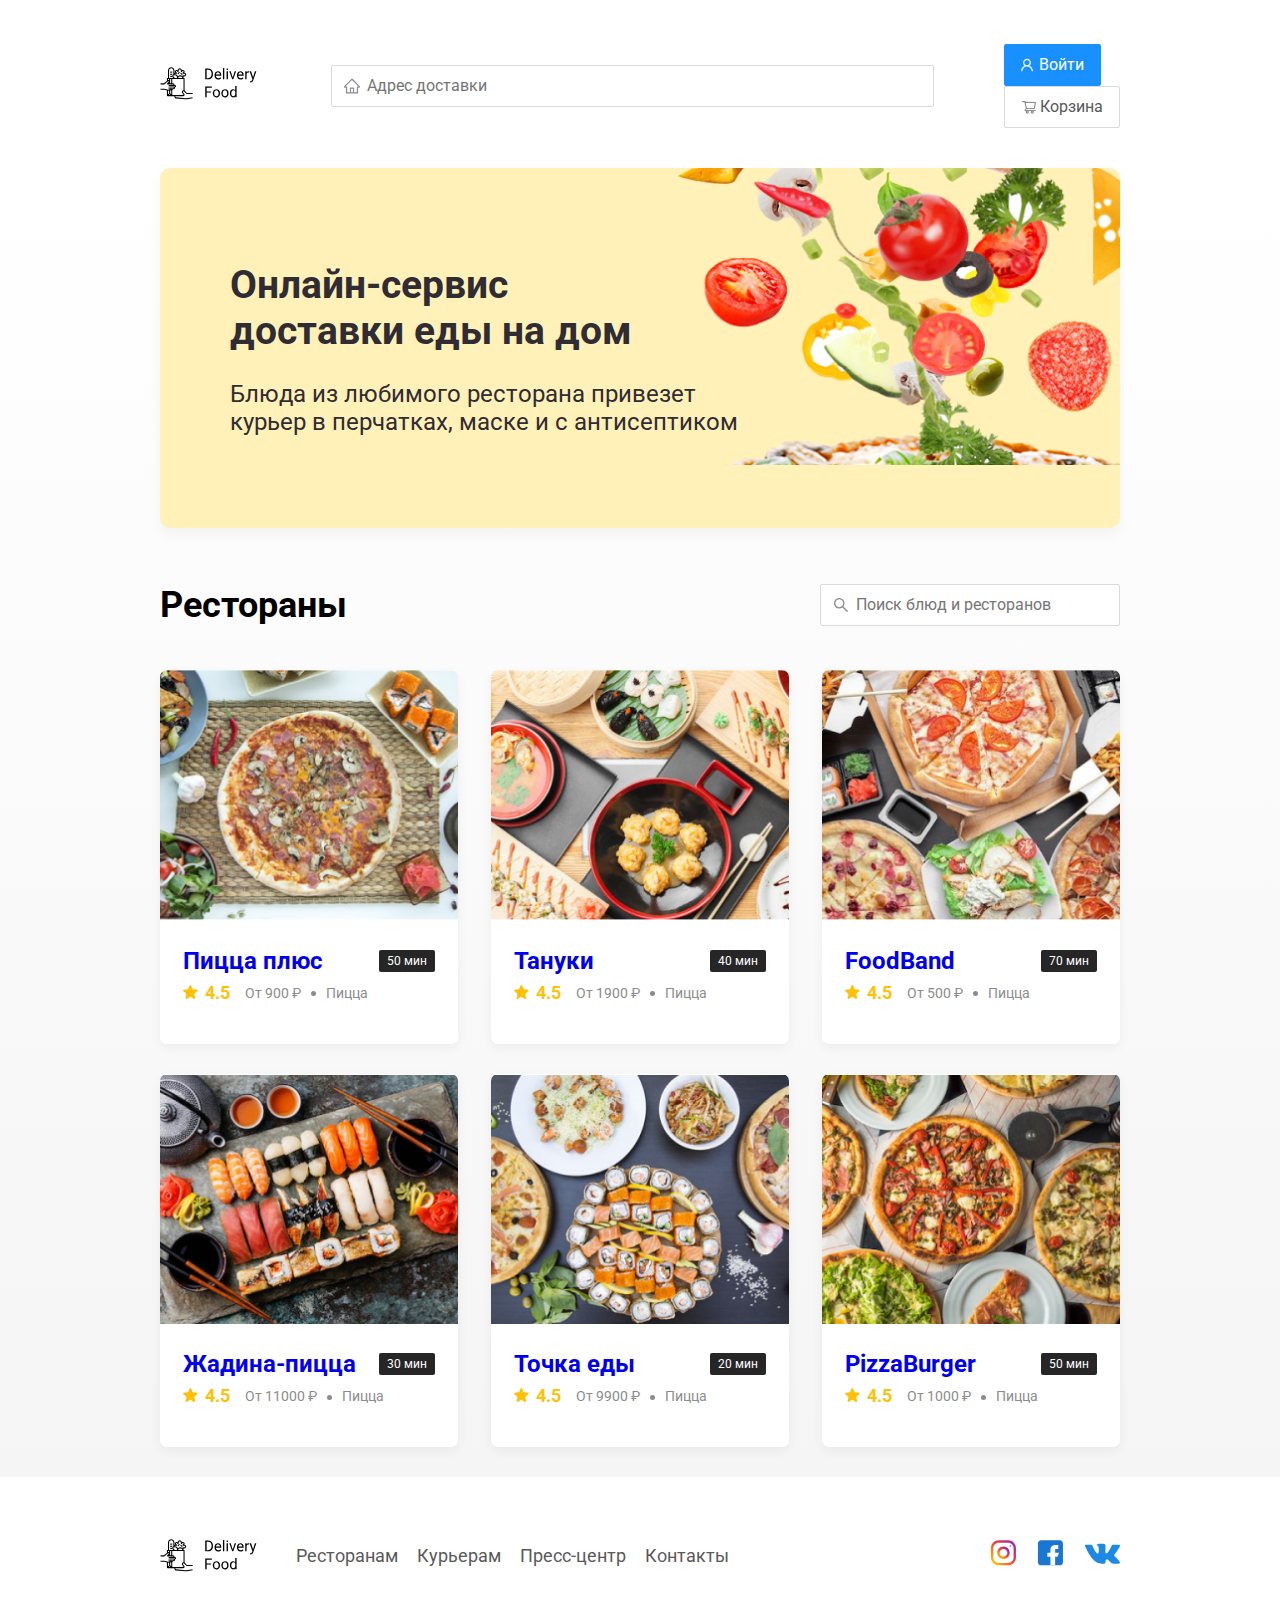
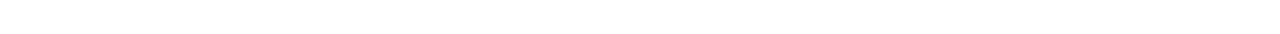
<file: index.html>
<!DOCTYPE html>
<html lang="ru">
  <head>
    <meta charset="UTF-8" />
    <meta name="viewport" content="width=device-width, initial-scale=1.0" />
    <title>Delivery Food - доставка еды</title>
    <link
      href="https://fonts.googleapis.com/css2?family=Roboto:wght@400;700&display=swap"
      rel="stylesheet"
    />
    <link rel="stylesheet" href="css/normalize.css" />
    <link rel="stylesheet" href="https://cdnjs.cloudflare.com/ajax/libs/animate.css/4.1.1/animate.min.css" />
    <link rel="stylesheet" href="css/style.css" />
  </head>
  <body>
    <div class="container">
      <header class="header">
        <a href="index.html" class="logo"
          ><img src="img/logo.svg" alt="logo_DelivaryFood"
        /></a>
        <input
          type="search"
          class="input input-addres"
          placeholder="Адрес доставки"
        />
        <div class="buttons">
          <button class="button button-primary">
            <img src="img/user.svg" alt="user" class="button-icon" />
            <span class="button-text">Войти</span>
          </button>
          <button class="button">
            <img src="img/Bag.svg" alt="cast" class="button-cart" />
            <span class="button-text">Корзина</span>
          </button>
        </div>
      </header>
    </div>
    <!-- /.container -->
    <main class="main">
      <div class="container">
        <section class="promo">
          <h1 class="promo-title">
            Онлайн-сервис <br />
            доставки еды на дом
          </h1>
          <p class="promo-text">
            Блюда из любимого ресторана привезет курьер в перчатках, маске и с
            антисептиком
          </p>
        </section>

        <section class="restauratns">
          <div class="section-heading">
            <h2 class="section-title">Рестораны</h2>
            <input
              type="text"
              class="input input-search"
              placeholder="Поиск блюд и ресторанов"
            />
          </div>
          <div class="cards">
            <a href="restoraunt.html" class="card">
              <img src="img/cards/1.png" alt="img" class="card-img" />
              <div class="card-text">
                <div class="card-heading">
                  <h3 class="card-title">Пицца плюс</h3>
                  <span class="card-tag tag">50 мин</span>
                </div>
                <!-- /.card-heading -->
                <div class="card-info">
                  <div class="rating">
                    <img src="img/star.svg" alt="star" class="rating-star" />4.5
                  </div>
                  <div class="price">От 900 ₽</div>
                  <div class="catedory">Пицца</div>
                </div>
                <!-- /.card-info -->
              </div>
            </a>
            <!-- /.card -->
            <a href="restoraunt.html" class="card">
              <img src="img/cards/2.png" alt="img" class="card-img" />
              <div class="card-text">
                <div class="card-heading">
                  <h3 class="card-title">Тануки</h3>
                  <span class="card-tag tag">40 мин</span>
                </div>
                <!-- /.card-heading -->
                <div class="card-info">
                  <div class="rating">
                    <img src="img/star.svg" alt="star" class="rating-star" />4.5
                  </div>
                  <div class="price">От 1900 ₽</div>
                  <div class="catedory">Пицца</div>
                </div>
                <!-- /.card-info -->
              </div>
            </a>
            <!-- /.card -->
            <a href="restoraunt.html" class="card">
              <img src="img/cards/3.png" alt="img" class="card-img" />
              <div class="card-text">
                <div class="card-heading">
                  <h3 class="card-title">FoodBand</h3>
                  <span class="card-tag tag">70 мин</span>
                </div>
                <!-- /.card-heading -->
                <div class="card-info">
                  <div class="rating">
                    <img src="img/star.svg" alt="star" class="rating-star" />4.5
                  </div>
                  <div class="price">От 500 ₽</div>
                  <div class="catedory">Пицца</div>
                </div>
                <!-- /.card-info -->
              </div>
            </a>
            <!-- /.card -->
            <a href="restoraunt.html" class="card">
              <img src="img/cards/4.png" alt="img" class="card-img" />
              <div class="card-text">
                <div class="card-heading">
                  <h3 class="card-title">Жадина-пицца</h3>
                  <span class="card-tag tag">30 мин</span>
                </div>
                <!-- /.card-heading -->
                <div class="card-info">
                  <div class="rating">
                    <img src="img/star.svg" alt="star" class="rating-star" />4.5
                  </div>
                  <div class="price">От 11000 ₽</div>
                  <div class="catedory">Пицца</div>
                </div>
                <!-- /.card-info -->
              </div>
            </a>
            <!-- /.card -->
            <a href="restoraunt.html" class="card">
              <img src="img/cards/5.png" alt="img" class="card-img" />
              <div class="card-text">
                <div class="card-heading">
                  <h3 class="card-title">Точка еды</h3>
                  <span class="card-tag tag">20 мин</span>
                </div>
                <!-- /.card-heading -->
                <div class="card-info">
                  <div class="rating">
                    <img src="img/star.svg" alt="star" class="rating-star" />4.5
                  </div>
                  <div class="price">От 9900 ₽</div>
                  <div class="catedory">Пицца</div>
                </div>
                <!-- /.card-info -->
              </div>
            </a>
            <!-- /.card -->
            <a href="restoraunt.html" class="card">
              <img src="img/cards/6.png" alt="img" class="card-img" />
              <div class="card-text">
                <div class="card-heading">
                  <h3 class="card-title">PizzaBurger</h3>
                  <span class="card-tag tag">50 мин</span>
                </div>
                <!-- /.card-heading -->
                <div class="card-info">
                  <div class="rating">
                    <img src="img/star.svg" alt="star" class="rating-star" />4.5
                  </div>
                  <div class="price">От 1000 ₽</div>
                  <div class="catedory">Пицца</div>
                </div>
                <!-- /.card-info -->
              </div>
            </a>
            <!-- /.card -->
          </div>
          <!-- /.cards -->
        </section>
      </div>
    </main>
    <footer class="footer">
      <div class="container">
        <div class="footer-block">
          <img src="img/logo.svg" alt="logo" class="logo footer-logo" />
          <nav class="footer-nav">
            <a href="#" class="footer-link">Ресторанам</a>
            <a href="#" class="footer-link">Курьерам</a>
            <a href="#" class="footer-link">Пресс-центр</a>
            <a href="#" class="footer-link">Контакты</a>
          </nav>
          <div class="social-links">
            <a href="#" class="social-link"><img src="img/vk.svg" alt="" /></a>
            <a href="#" class="social-link"><img src="img/fb.svg" alt="" /></a>
            <a href="#" class="social-link"
              ><img src="img/insta.svg" alt=""
            /></a>
          </div>
        </div>
      </div>
    </footer>
  </body>
</html>
</file>
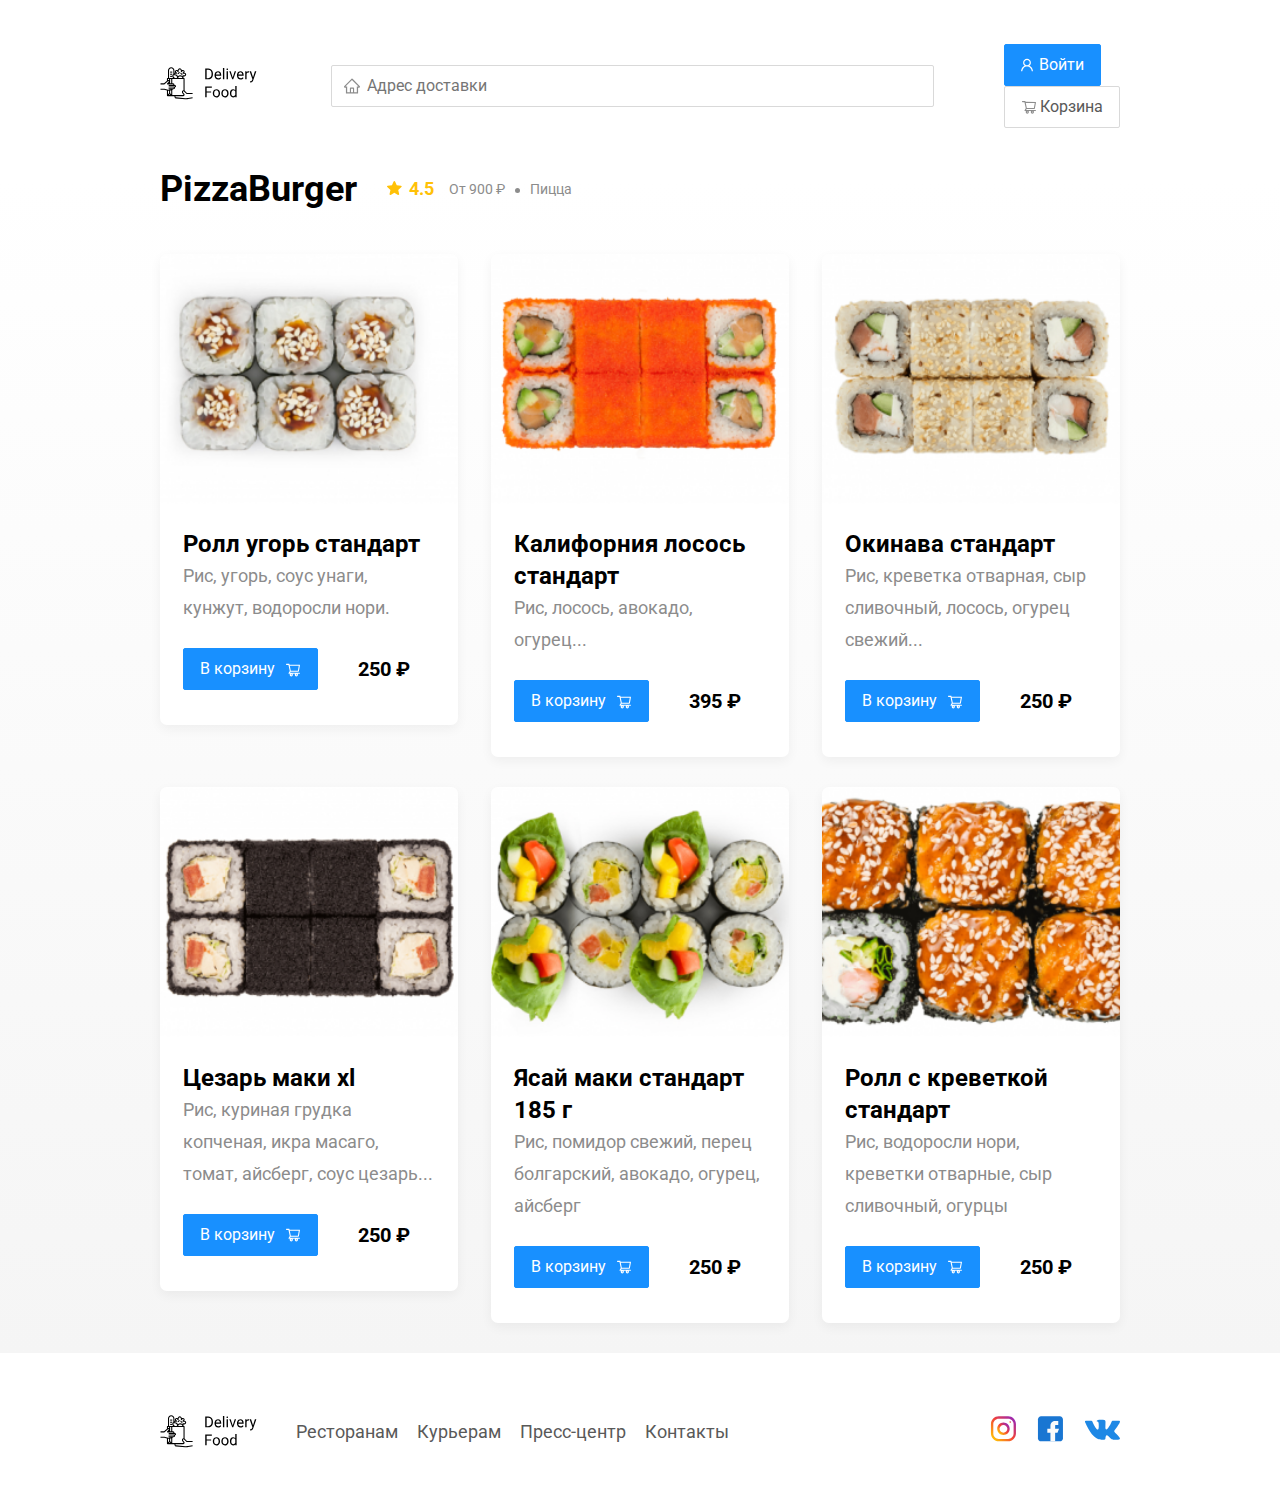
<file: restoraunt.html>
<!DOCTYPE html>
<html lang="ru">
  <head>
    <meta charset="UTF-8" />
    <meta name="viewport" content="width=device-width, initial-scale=1.0" />
    <title>PizzaBurger - доставка еды</title>
    <link
      href="https://fonts.googleapis.com/css2?family=Roboto:wght@400;700&display=swap"
      rel="stylesheet"
    />
    <link rel="stylesheet" href="css/normalize.css" />
    <link rel="stylesheet" href="https://cdnjs.cloudflare.com/ajax/libs/animate.css/4.1.1/animate.min.css" />
    <link rel="stylesheet" href="css/style.css" />
  </head>
  <body>
    <div class="container">
      <header class="header">
        <a href="index.html" class="logo"
          ><img src="img/logo.svg" alt="logo_DelivaryFood"
        /></a>
        <input
          type="search"
          class="input input-addres"
          placeholder="Адрес доставки"
        />
        <div class="buttons">
          <button class="button button-primary">
            <img src="img/user.svg" alt="user" class="button-icon" />
            <span class="button-text">Войти</span>
          </button>
          <button class="button" id="cart-button">
            <img src="img/Bag.svg" alt="cast" class="button-cart" />
            <span class="button-text">Корзина</span>
          </button>
        </div>
      </header>
    </div>
    <!-- /.container -->
    <main class="main">
      <div class="container">
        <section class="restauratns">
          <div class="section-heading">
            <h2 class="section-title">PizzaBurger</h2>
            <div class="card-info">
              <div class="rating">
                <img src="img/star.svg" alt="star" class="rating-star" />4.5
              </div>
              <div class="price">От 900 ₽</div>
              <div class="catedory">Пицца</div>
            </div>
            <!-- /.card-info -->
          </div>
          <div class="cards">
            <div class="card wow animate__fadeInUp" data-wow-delay="0.2s">
              <img src="img/card food/1.png" alt="img" class="card-img" />
              <div class="card-text">
                <div class="card-heading">
                  <h3 class="card-title">Ролл угорь стандарт</h3>
                </div>
                <!-- /.card-heading -->
                <div class="card-info cart-title-reg">
                  <div class="ingredients">
                    Рис, угорь, соус унаги, кунжут, водоросли нори.
                  </div>
                </div>
                <!-- /.card-info -->
                <div class="card-buttons">
                  <button class="button button-primary">
                    <span class="button-cart-text">В корзину</span>
                    <img
                      src="img/shopping-cart.svg"
                      alt="shoping cart"
                      class="button-cart-img"
                    />
                  </button>
                  <strong class="card-price-bold">250 ₽</strong>
                </div>
              </div>
              <!-- /.card-text -->
            </div>
            <!-- /.card -->
            <div class="card wow animate__fadeInUp" data-wow-delay="0.4s">
              <img src="img/card food/2.png" alt="img" class="card-img" />
              <div class="card-text">
                <div class="card-heading">
                  <h3 class="card-title">Калифорния лосось стандарт</h3>
                </div>
                <!-- /.card-heading -->
                <div class="card-info cart-title-reg">
                  <div class="ingredients">
                    Рис, лосось, авокадо, огурец...
                  </div>
                </div>
                <!-- /.card-info -->
                <div class="card-buttons">
                  <button class="button button-primary">
                    <span class="button-cart-text">В корзину</span>
                    <img
                      src="img/shopping-cart.svg"
                      alt="shoping cart"
                      class="button-cart-img"
                    />
                  </button>
                  <strong class="card-price-bold">395 ₽</strong>
                </div>
              </div>
              <!-- /.card-text -->
            </div>
            <!-- /.card -->
            <div class="card wow animate__fadeInUp" data-wow-delay="0.6s">
              <img src="img/card food/3.png" alt="img" class="card-img" />
              <div class="card-text">
                <div class="card-heading">
                  <h3 class="card-title">Окинава стандарт</h3>
                </div>
                <!-- /.card-heading -->
                <div class="card-info cart-title-reg">
                  <div class="ingredients">
                    Рис, креветка отварная, сыр сливочный, лосось, огурец свежий...
                  </div>
                </div>
                <!-- /.card-info -->
                <div class="card-buttons">
                  <button class="button button-primary">
                    <span class="button-cart-text">В корзину</span>
                    <img
                      src="img/shopping-cart.svg"
                      alt="shoping cart"
                      class="button-cart-img"
                    />
                  </button>
                  <strong class="card-price-bold">250 ₽</strong>
                </div>
              </div>
              <!-- /.card-text -->
            </div>
            <!-- /.card -->
            <div class="card wow animate__fadeInUp" data-wow-delay="0.2s">
              <img src="img/card food/4.png" alt="img" class="card-img" />
              <div class="card-text">
                <div class="card-heading">
                  <h3 class="card-title">Цезарь маки хl</h3>
                </div>
                <!-- /.card-heading -->
                <div class="card-info cart-title-reg">
                  <div class="ingredients">
                    Рис, куриная грудка копченая, икра масаго, томат, айсберг, соус цезарь...
                  </div>
                </div>
                <!-- /.card-info -->
                <div class="card-buttons">
                  <button class="button button-primary">
                    <span class="button-cart-text">В корзину</span>
                    <img
                      src="img/shopping-cart.svg"
                      alt="shoping cart"
                      class="button-cart-img"
                    />
                  </button>
                  <strong class="card-price-bold">250 ₽</strong>
                </div>
              </div>
              <!-- /.card-text -->
            </div>
            <!-- /.card -->
            <div class="card wow animate__fadeInUp" data-wow-delay="0.4s">
              <img src="img/card food/5.png" alt="img" class="card-img" />
              <div class="card-text">
                <div class="card-heading">
                  <h3 class="card-title">Ясай маки стандарт 185 г</h3>
                </div>
                <!-- /.card-heading -->
                <div class="card-info cart-title-reg">
                  <div class="ingredients">
                    Рис, помидор свежий, перец болгарский, авокадо, огурец, айсберг
                  </div>
                </div>
                <!-- /.card-info -->
                <div class="card-buttons">
                  <button class="button button-primary">
                    <span class="button-cart-text">В корзину</span>
                    <img
                      src="img/shopping-cart.svg"
                      alt="shoping cart"
                      class="button-cart-img"
                    />
                  </button>
                  <strong class="card-price-bold">250 ₽</strong>
                </div>
              </div>
              <!-- /.card-text -->
            </div>
            <!-- /.card -->
            <div class="card wow animate__fadeInUp" data-wow-delay="0.6s">
              <img src="img/card food/6.png" alt="img" class="card-img" />
              <div class="card-text">
                <div class="card-heading">
                  <h3 class="card-title">Ролл с креветкой стандарт</h3>
                </div>
                <!-- /.card-heading -->
                <div class="card-info cart-title-reg">
                  <div class="ingredients">
                    Рис, водоросли нори, креветки отварные, сыр сливочный, огурцы
                  </div>
                </div>
                <!-- /.card-info -->
                <div class="card-buttons">
                  <button class="button button-primary">
                    <span class="button-cart-text">В корзину</span>
                    <img
                      src="img/shopping-cart.svg"
                      alt="shoping cart"
                      class="button-cart-img"
                    />
                  </button>
                  <strong class="card-price-bold">250 ₽</strong>
                </div>
              </div>
              <!-- /.card-text -->
            </div>
            <!-- /.card -->
          </div>
          <!-- /.cards -->
        </section>
      </div>
    </main>
    <footer class="footer">
      <div class="container">
        <div class="footer-block">
          <img src="img/logo.svg" alt="logo" class="logo footer-logo" />
          <nav class="footer-nav">
            <a href="#" class="footer-link">Ресторанам</a>
            <a href="#" class="footer-link">Курьерам</a>
            <a href="#" class="footer-link">Пресс-центр</a>
            <a href="#" class="footer-link">Контакты</a>
          </nav>
          <div class="social-links">
            <a href="#" class="social-link"><img src="img/vk.svg" alt="" /></a>
            <a href="#" class="social-link"><img src="img/fb.svg" alt="" /></a>
            <a href="#" class="social-link"
              ><img src="img/insta.svg" alt=""
            /></a>
          </div>
        </div>
      </div>
    </footer>

    <div class="modal">
      <div class="modal-dialog">
        <div class="modal-header">
          <h3 class="modal-title">Корзина</h3>
          <button class="close">&times;</button>
        </div>
        <!-- /.modal-header -->
        <div class="modal-body">
          <div class="food-row">
            <span class="food-name">Ролл угорь стандарт</span>
            <strong class="food-price">250 ₽</strong>
            <div class="food-counter">
              <button class="counter-button">-</button>
              <span class="counter">1</span>
              <button class="counter-button">+</button>
            </div>
          </div>
          <!-- /.foods-row -->
          <div class="food-row">
            <span class="food-name">Ролл угорь стандарт</span>
            <strong class="food-price">250 ₽</strong>
            <div class="food-counter">
              <button class="counter-button">-</button>
              <span class="counter">1</span>
              <button class="counter-button">+</button>
            </div>
          </div>
          <!-- /.foods-row -->
          <div class="food-row">
            <span class="food-name">Ролл угорь стандарт</span>
            <strong class="food-price">250 ₽</strong>
            <div class="food-counter">
              <button class="counter-button">-</button>
              <span class="counter">1</span>
              <button class="counter-button">+</button>
            </div>
          </div>
          <!-- /.foods-row -->
          <div class="food-row">
            <span class="food-name">Ролл угорь стандарт</span>
            <strong class="food-price">250 ₽</strong>
            <div class="food-counter">
              <button class="counter-button">-</button>
              <span class="counter">1</span>
              <button class="counter-button">+</button>
            </div>
          </div>
          <!-- /.foods-row -->
        </div>
        <!-- /.modal-body -->
        <div class="modal-footer">
          <span class="modal-pricetag">1250 ₽</span>
          <div class="footer-buttons">
            <button class="button button-primary">Оформить заказ</button>
            <button class="button">Отмена</button>
          </div>
        </div>
        <!-- /.modal-footer -->
      </div>
    </div>
    <!-- /.modal -->
    <script src="js/wow.min.js"></script>
    <script src="js/main.js"></script>
  </body>
</html>
</file>
<file: css/style.css>
* {
  box-sizing: border-box;
}
body {
  font-family: "Roboto", sans-serif;
}
.container {
  max-width: 1200px;
  margin: 0 auto;
}
.header {
  display: flex;
  align-items: center;
  justify-content: space-between;
  padding-top: 44px;
  padding-bottom: 40px;
}
.main {
  background: linear-gradient(180deg, rgba(245, 245, 245, 0) 1.04%, #f5f5f5 100%);
}
.input {
  background: #ffffff;
  border: 1px solid #d9d9d9;
  border-radius: 2px;
  font-size: 16px;
  line-height: 24px;
  padding: 8px;
  padding-left: 35px;
  background-repeat: no-repeat;
  background-position: left 11px center;
}
.input-addres {
  flex: 0.8;
  background-image: url(../img/home.svg);
}
.input-search {
  background-image: url(../img/search.svg);
  width: 300px;
  margin-left: auto;
}
.button {
  padding: 8px 16px;
  background: #ffffff;
  border: 1px solid #d9d9d9;
  box-sizing: border-box;
  box-shadow: 0px 0px 2px rgba(0, 0, 0, 0.0015);
  border-radius: 2px;
  color: #595959;
  font-size: 16px;
  line-height: 24px;
  display: flex;
  align-items: center;
}
.button-primary {
  background: #1890ff;
  border-radius: 2px;
  border: 1px solid #1890ff;
  color: #fff;
  margin-right: 10px;
}
.button-cart-text {
  margin-right: 10px;
}
.button-icon {
  margin-right: 6px;
}
.button-cart {
  margin-right: 4px;
}
.promo {
  box-shadow: 0px 7px 12px rgba(158, 158, 163, 0.1);
  background: #fff1b8 url(../img/promo-img.png) no-repeat top right -250px;
  border-radius: 10px;
  padding: 68px 70px;
  background-size: contain;
  margin-bottom: 56px;
}
.promo-title {
  font-weight: bold;
  font-size: 39px;
  line-height: 46px;
  color: #302c34;
}
.promo-text {
  max-width: 540px;
  font-size: 24px;
  line-height: 28px;
  color: #302c34;
}
.section-heading {
  display: flex;
  align-items: center;
  margin-bottom: 44px;
}
.section-title {
  font-weight: bold;
  font-size: 36px;
  line-height: 42px;
  margin: 0;
  color: #000000;
  margin-right: 30px;
}
.cards {
  display: flex;
  align-items: flex-start;
  flex-wrap: wrap;
  justify-content: space-between;
}
.card {
  background: #ffffff;
  box-shadow: 0px 4px 12px rgba(0, 0, 0, 0.05);
  border-radius: 7px;
  overflow: hidden;
  margin-bottom: 30px;
  flex-basis: 31%;
  text-decoration: none;
}
.card-img {
  width: 100%;
  height: 250px;
  object-fit: cover;
}
.card-text {
  padding: 20px 23px 35px;
}
.card-heading {
  display: flex;
  align-items: center;
  justify-content: space-between;
}
.card-title {
  font-weight: bold;
  font-size: 24px;
  line-height: 32px;
  margin: 0;
}
.cart-title-reg {
  font-weight: normal;
}
.card-tag {
  background: #262626;
  border-radius: 2px;
  font-size: 12px;
  line-height: 20px;
  color: #ffffff;
  padding: 1px 8px;
}
.card-info {
  display: flex;
  align-items: center;
  flex-wrap: wrap;
}
.card-buttons {
  display: flex;
  align-items: center;
  margin-top: 24px;
}
.card-price-bold {
  font-weight: bold;
  font-size: 20px;
  line-height: 32px;
  color: #000000;
  margin-left: 30px;
}
.rating {
  margin-right: 26px;
  color: #ffc107;
  font-weight: bold;
  font-size: 18px;
  line-height: 32px;
}
.rating-star {
  margin-right: 7px;
}
.price,
.catedory {
  font-size: 18px;
  line-height: 32px;
  color: #8c8c8c;
}
.price {
  margin-right: 10px;
}
.category {
  text-overflow: ellipsis;
  overflow: hidden;
  white-space: nowrap;
  max-width: 150px;
}
.ingredients {
  font-size: 18px;
  line-height: 32px;
  color: #8c8c8c;
}
.price:after {
  content: "";
  width: 5px;
  height: 5px;
  background-color: #8c8c8c;
  display: inline-block;
  vertical-align: middle;
  border-radius: 50%;
  margin-left: 10px;
}
.footer {
  padding: 60px 0;
}
.footer-block {
  display: flex;
  align-items: center;
  justify-content: space-between;
}
.footer-nav {
  margin-right: auto;
  margin-left: 35px;
}
.footer-link {
  display: inline-block;
  color: #595959;
  text-decoration: none;
  font-weight: normal;
  font-size: 18px;
  line-height: 21px;
}
.footer-link:not(:last-child) {
  margin-right: 15px;
}
.social-links {
  display: flex;
  align-items: center;
}
.social-link:not(:last-child) {
  margin-right: 21px;
}
.modal {
  position: fixed;
  left: 0;
  top: 0;
  width: 100%;
  height: 100%;
  background: rgba(0, 0, 0, 0.4);
  display: none;
}
.active {
  display: flex;
}
.modal-dialog {
  max-width: 780px;
  width: 95%;
  background: #fff;
  border-radius: 5px;
  margin: auto;
  padding: 40px 45px;
}
.modal-header {
  display: flex;
  align-items: center;
  justify-content: space-between;
  margin-bottom: 45px;
}
.modal-title {
  margin: 0;
  font-weight: bold;
  font-size: 36px;
  line-height: 42px;
}
.modal-body {
  margin-bottom: 52px;
}
.close {
  font-size: 36px;
  border: none;
  background-color: transparent;
  cursor: pointer;
}
.food-row {
  display: flex;
  align-items: flex-start;
  justify-content: space-between;
  padding-bottom: 8px;
  border-bottom: 1px solid #d9d9d9;
  margin-bottom: 15px;
}
.food-name {
  font-weight: normal;
  font-size: 18px;
  line-height: 32px;
}
.food-price {
  margin-left: auto;
  margin-right: 47px;
  font-weight: bold;
  font-size: 20px;
  line-height: 32px;
}
.food-counter {
  display: flex;
  align-items: center;
}
.counter-button {
  background: #ffffff;
  border: 1px solid #40a9ff;
  box-sizing: border-box;
  border-radius: 2px;
  width: 39px;
  height: 32px;
  display: flex;
  align-items: center;
  justify-content: center;
  margin: 0 auto;
  font-size: 14px;
  line-height: 22px;
  color: #40a9ff;
  cursor: pointer;
}
.counter {
  font-size: 16px;
  line-height: 24px;
  margin-left: 10px;
  margin-right: 10px;
}
.modal-footer {
  display: flex;
  align-items: center;
  justify-content: space-between;
}
.footer-buttons {
  display: flex;
  align-items: center;
}
.modal-pricetag {
  background: #262626;
  border-radius: 5px;
  font-weight: bold;
  font-size: 20px;
  line-height: 23px;
  color: #fafafa;
  padding: 15px 20px;
}

@media (max-width: 1366px) {
  .container {
    max-width: 960px;
  }
  .promo {
    background-size: 900px;
  }
  .rating {
    margin-right: 15px;
  }
  .catedory,
  .price {
    font-size: 14px;
  }
}

@media (max-width: 992px) {
  .container {
    max-width: 750px;
  }
  .promo {
    padding: 30px;
    background-size: 800px;
  }
  .promo-text {
    font-size: 18px;
    max-width: 400px;
  }
  .card {
    flex-basis: 49%;
  }
  .footer-link {
    font-size: 16px;
  }
}
@media (max-width: 768px) {
  .container {
    max-width: 560px;
  }
  .rating {
    flex-basis: 100%;
  }
  .card-info {
    flex-wrap: wrap;
  }
  .card-title {
    font-style: 18px;
  }
  ` .promo-title {
    font-size: 24px;
    line-height: 1.4;
  }
  .promo-text {
    margin-top: 0;
  }
}

@media (max-width: 578px) {
  .container {
    width: 90%;
  }
  .header {
    flex-wrap: wrap;
  }
  .input-addres {
    margin-top: 15px;
    order: 5;
    flex: 1px;
  }
  .promo {
    background-image: none;
  }
  .promo-title {
    margin-bottom: 10px;
  }
  .section-title {
    font-size: 20px;
  }
  .card {
    flex-basis: 100%;
  }
  .card-img {
    width: 100%;
  }
  .footer {
    padding: 30px;
  }
  .footer-block {
    align-items: flex-start;
  }
  .footer-nav {
    flex-direction: column;
    margin-left: 5px;
  }
}

@media (max-width: 480px) {
  .header {
    padding-top: 20px;
    padding-bottom: 20px;
  }
  .button-text {
    display: none;
  }
  .section-heading {
    flex-wrap: wrap;
    margin-bottom: 20px;
  }
  .promo {
    padding: 20px;
    margin-bottom: 20px;
  }
  .footer-block {
    flex-wrap: wrap;
    flex-direction: column;
    align-items: center;
  }
  .footer-logo {
    order: 0;
    margin-bottom: 20px;
  }
  .footer-nav {
    margin-bottom: 20px;
    text-align: center;
  }
  .footer-link:not(:last-child)) {
    margin-right: 0;
  }
}
</file>
